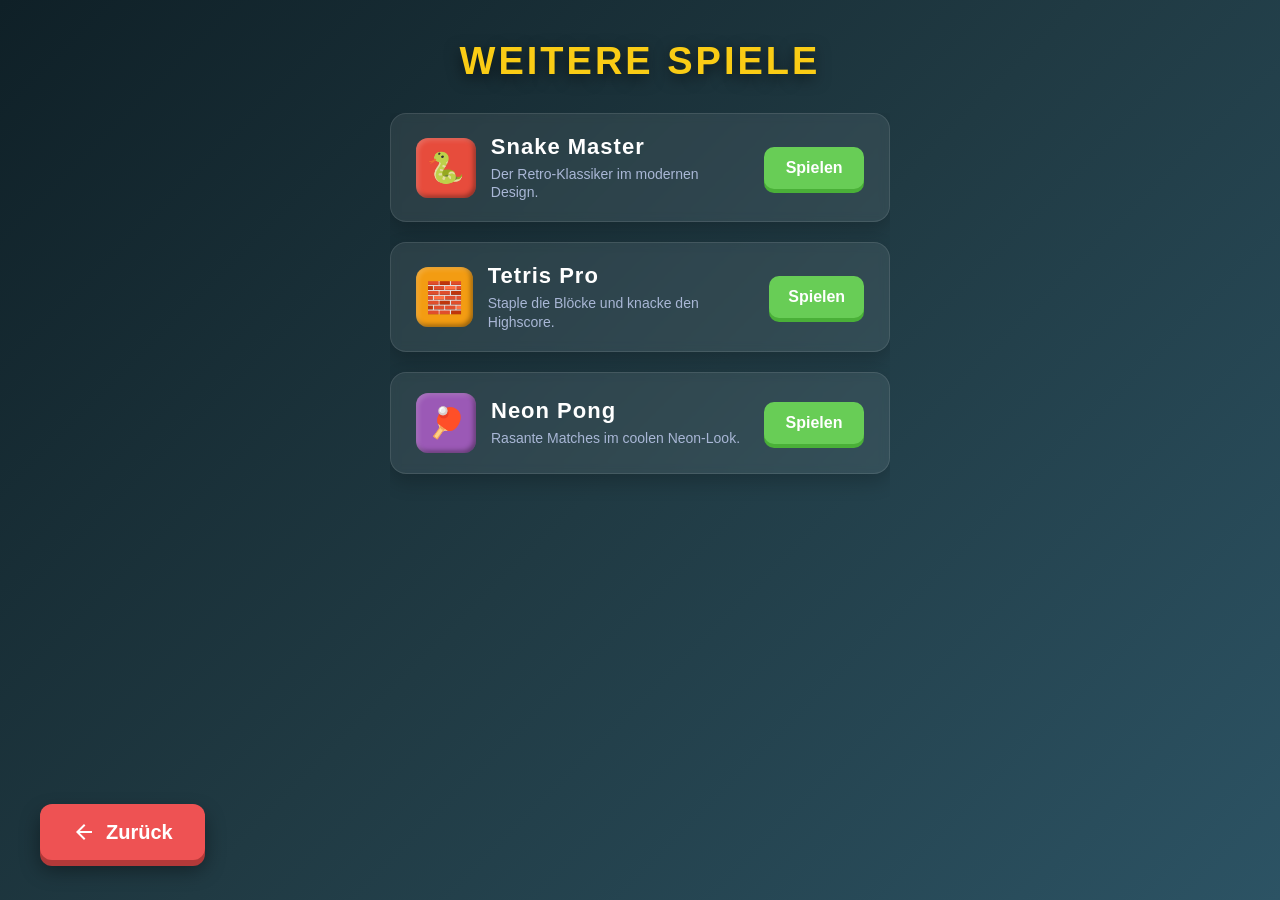
<file: bb/zaamore_games.html>
<!DOCTYPE html>
<html lang="de">
<head>
    <meta charset="UTF-8">
    <meta name="viewport" content="width=device-width, initial-scale=1.0, maximum-scale=1.0, user-scalable=no">
    <title>Weitere Spiele</title>
    <style>
        * {
            box-sizing: border-box;
            user-select: none;
        }

        body {
            margin: 0;
            padding: 0;
            font-family: 'Segoe UI', Tahoma, Geneva, Verdana, sans-serif;
            color: white;
            /* Hintergrund exakt wie im Master-Fullscreen des Hauptspiels */
            background: linear-gradient(135deg, #0f2027, #203a43, #2c5364);
            height: 100vh;
            overflow: hidden;
            display: flex;
            flex-direction: column;
        }

        .master-fullscreen {
            display: flex;
            flex-direction: column;
            padding: 40px 20px;
            height: 100%;
            width: 100%;
        }

        .master-fs-header {
            font-size: 38px;
            font-weight: 900;
            text-align: center;
            margin-bottom: 30px;
            text-transform: uppercase;
            letter-spacing: 3px;
            color: #facc15;
            text-shadow: 0 4px 15px rgba(0,0,0,0.6);
        }

        .master-fs-content {
            flex-grow: 1;
            display: flex;
            flex-direction: column;
            gap: 20px;
            max-width: 500px;
            margin: 0 auto;
            width: 100%;
            overflow-y: auto;
            padding-bottom: 100px; /* Platz für den Footer */
        }

        .game-item {
            background: rgba(255, 255, 255, 0.08);
            border-radius: 16px;
            padding: 20px 25px;
            display: flex;
            justify-content: space-between;
            align-items: center;
            box-shadow: 0 8px 20px rgba(0,0,0,0.2);
            border: 1px solid rgba(255, 255, 255, 0.1);
            backdrop-filter: blur(5px);
            gap: 15px;
        }

        .game-icon {
            width: 60px;
            height: 60px;
            border-radius: 12px;
            background-color: #3b4c73;
            display: flex;
            justify-content: center;
            align-items: center;
            font-size: 30px;
            box-shadow: inset 2px 2px 5px rgba(255, 255, 255, 0.2), inset -2px -2px 5px rgba(0, 0, 0, 0.4);
        }

        .game-info {
            flex-grow: 1;
            display: flex;
            flex-direction: column;
        }

        .game-title {
            font-size: 22px;
            font-weight: bold;
            color: white;
            margin-bottom: 5px;
            letter-spacing: 1px;
        }

        .game-desc {
            font-size: 14px;
            color: #a9b7d6;
            line-height: 1.3;
        }

        .action-btn {
            background-color: #68cd56;
            color: white; 
            border: none; 
            padding: 12px 0;
            width: 100px; 
            border-radius: 10px; 
            font-weight: bold; 
            font-size: 16px; 
            cursor: pointer;
            box-shadow: 0 4px 0 #4ab038;
            transition: transform 0.1s, box-shadow 0.1s;
        }
        
        .action-btn:active { 
            transform: translateY(4px);
            box-shadow: 0 0 0 #4ab038; 
        }

        .master-fs-footer { 
            position: fixed; 
            bottom: 40px; 
            left: 40px; 
            z-index: 10;
        }

        .btn-fs-back {
            background-color: #EE5253;
            color: white; 
            border: none; 
            padding: 16px 32px;
            border-radius: 12px; 
            font-weight: bold; 
            font-size: 20px; 
            cursor: pointer;
            box-shadow: 0 6px 0 #b33939, 0 10px 20px rgba(0,0,0,0.4);
            transition: transform 0.1s, box-shadow 0.1s;
            display: flex;
            align-items: center;
            gap: 10px;
        }

        .btn-fs-back:active {
            transform: translateY(6px);
            box-shadow: 0 0 0 #b33939, 0 4px 10px rgba(0,0,0,0.4);
        }
        
        /* Scrollbar Styling für die Liste */
        ::-webkit-scrollbar { width: 8px; }
        ::-webkit-scrollbar-track { background: rgba(0,0,0,0.1); border-radius: 4px; }
        ::-webkit-scrollbar-thumb { background: rgba(255,255,255,0.2); border-radius: 4px; }
        ::-webkit-scrollbar-thumb:hover { background: rgba(255,255,255,0.3); }
    </style>
</head>
<body>

    <div class="master-fullscreen">
        <div class="master-fs-header">Weitere Spiele</div>
        
        <div class="master-fs-content">
            <div class="game-item">
                <div class="game-icon" style="background-color: #e74c3c;">🐍</div>
                <div class="game-info">
                    <div class="game-title">Snake Master</div>
                    <div class="game-desc">Der Retro-Klassiker im modernen Design.</div>
                </div>
                <button class="action-btn" onclick="alert('Spiel startet demnächst!')">Spielen</button>
            </div>

            <div class="game-item">
                <div class="game-icon" style="background-color: #f39c12;">🧱</div>
                <div class="game-info">
                    <div class="game-title">Tetris Pro</div>
                    <div class="game-desc">Staple die Blöcke und knacke den Highscore.</div>
                </div>
                <button class="action-btn" onclick="alert('Spiel startet demnächst!')">Spielen</button>
            </div>

            <div class="game-item">
                <div class="game-icon" style="background-color: #9b59b6;">🏓</div>
                <div class="game-info">
                    <div class="game-title">Neon Pong</div>
                    <div class="game-desc">Rasante Matches im coolen Neon-Look.</div>
                </div>
                <button class="action-btn" onclick="alert('Spiel startet demnächst!')">Spielen</button>
            </div>
        </div>

        <div class="master-fs-footer">
            <button class="btn-fs-back" id="btn-back">
                <svg viewBox="0 0 24 24" fill="white" width="24" height="24"><path d="M20 11H7.83l5.59-5.59L12 4l-8 8 8 8 1.41-1.41L7.83 13H20v-2z"/></svg>
                Zurück
            </button>
        </div>
    </div>

    <script>
        // Die Zurück-Taste leitet den Nutzer genau zur vorherigen Position zurück
        document.getElementById('btn-back').addEventListener('click', () => {
            window.history.back();
        });
    </script>
</body>
</html>
</file>
